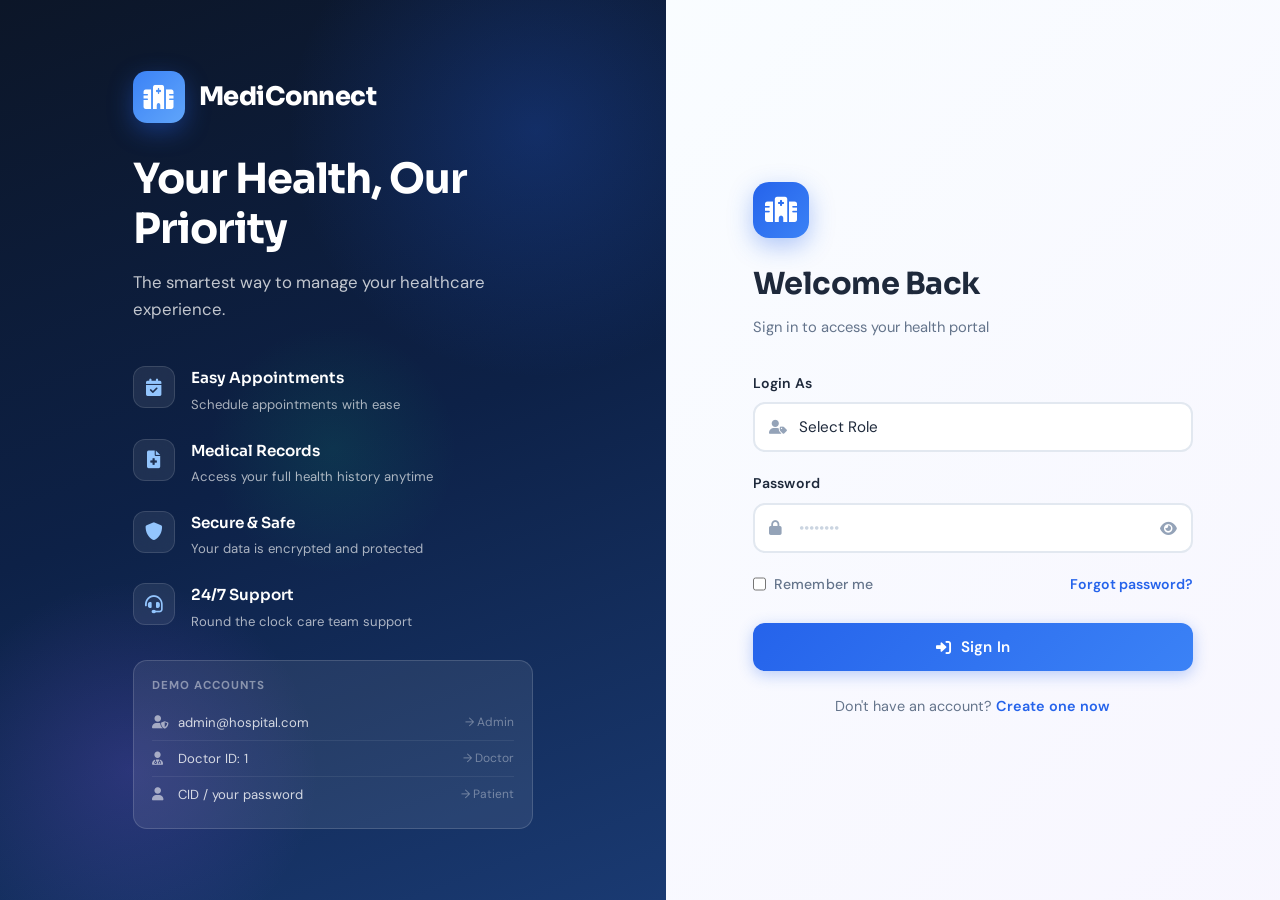
<file: views/index.html>
<!doctype html>
<html lang="en">
  <head>
    <meta charset="UTF-8" />
    <meta name="viewport" content="width=device-width, initial-scale=1.0" />
    <title>MediConnect | Patient Portal</title>
    <link
      rel="stylesheet"
      href="https://cdnjs.cloudflare.com/ajax/libs/font-awesome/6.0.0/css/all.min.css"
    />
    <link rel="stylesheet" href="css/base.css" />
    <link rel="stylesheet" href="css/dashboard.css" />
    <link rel="stylesheet" href="css/mobile.css" />
  </head>
  <body>
    <!-- ── TOP NAV (Desktop only) ── -->
    <nav class="top-nav">
      <div class="logo" onclick="window.location.href = 'index.html'">
        MediConnect
      </div>
      <ul class="desktop-nav-links">
        <li class="active" onclick="showPage('dashboard', this)">
          <i class="fas fa-th-large"></i> <span>Dashboard</span>
        </li>
        <li onclick="showPage('appointments', this)">
          <i class="fas fa-calendar-check"></i> <span>Appointments</span>
        </li>
        <li onclick="showPage('profile', this)">
          <i class="fas fa-user-circle"></i> <span>Profile</span>
        </li>
        <li onclick="confirmLogout()">
          <i class="fas fa-sign-out-alt"></i> <span>Logout</span>
        </li>
      </ul>
    </nav>

    <!-- ── MOBILE HEADER ── -->
    <header class="mobile-header">
      <div class="mobile-logo" onclick="window.location.href = 'index.html'">
        MediConnect
      </div>
      <span class="mobile-page-title" id="mobilePageTitle">Dashboard</span>
      <button
        class="header-logout-btn"
        onclick="confirmLogout()"
        title="Logout"
      >
        <i class="fas fa-sign-out-alt"></i>
      </button>
    </header>

    <!-- ── BOTTOM NAV (Mobile only) ── -->
    <nav class="bottom-nav">
      <ul>
        <li
          class="active"
          id="bnav-dashboard"
          onclick="showPage('dashboard', null, 'Home')"
        >
          <i class="fas fa-home"></i>
          Home
        </li>
        <li
          id="bnav-appointments"
          onclick="showPage('appointments', null, 'Appointments')"
        >
          <i class="fas fa-calendar-check"></i>
          Book
        </li>
        <li id="bnav-profile" onclick="showPage('profile', null, 'Profile')">
          <i class="fas fa-user-circle"></i>
          Profile
        </li>
      </ul>
    </nav>

    <!-- ── NAV HINT (first-time tooltip) ── -->
    <div class="nav-hint" id="navHint">
      <i class="fas fa-hand-point-down" style="margin-right: 6px"></i> Tap icons
      below to navigate
    </div>

    <!-- ── LOGOUT MODAL ── -->
    <div class="logout-overlay" id="logoutOverlay">
      <div class="logout-modal">
        <div class="modal-icon"><i class="fas fa-sign-out-alt"></i></div>
        <h3>Log Out?</h3>
        <p>You'll be signed out of your MediConnect account.</p>
        <div class="modal-actions">
          <button class="btn-cancel" onclick="closeLogout()">Cancel</button>
          <button class="btn-logout-confirm" onclick="doLogout()">
            Log Out
          </button>
        </div>
      </div>
    </div>

    <!-- ── MAIN CONTENT ── -->
    <main class="main-content">
      <!-- DASHBOARD -->
      <section id="dashboard" class="page-section active">
        <h1>Dashboard</h1>

        <!-- Desktop welcome -->
        <div class="welcome-section welcome-desktop">
          <h2>Welcome back!</h2>
          <p>
            <i class="fas fa-calendar-check"></i> Loading…
          </p>
          <p>
            <i class="fas fa-heart"></i> Your health is our priority. Keep up
            with your appointments!
          </p>
        </div>

        <!-- Mobile welcome (short) -->
        <div
          class="welcome-section welcome-mobile"
          style="padding: 20px 20px 20px 26px"
        >
          <h2 style="font-size: 1.3rem; margin-bottom: 6px">Hi</h2>
          <p style="font-size: 0.88rem; margin: 0">
            <i class="fas fa-calendar-check"></i> 2 appointments today
          </p>
        </div>

        <!-- Mobile quick actions -->
        <div class="quick-actions">
          <button
            class="quick-action-btn"
            onclick="showPage('appointments', null, 'Appointments')"
          >
            <i class="fas fa-plus-circle"></i>
            Book Appointment
          </button>
        </div>

        <div class="stats-grid">
          <div
            class="stat-card blue"
            onclick="showPage('appointments', null, 'Appointments')"
          >
            <div class="stat-icon"><i class="fas fa-calendar-check"></i></div>
            <div class="stat-content">
              <h4>2</h4>
              <p>Upcoming Appointments</p>
            </div>
          </div>
        </div>

        <div class="card">
          <h3>
            <i
              class="fas fa-history"
              style="color: var(--accent); margin-right: 8px"
            ></i
            >Recent Activity
          </h3>

          <!-- Desktop activity -->
          <div class="desktop-activity">
            <div class="activity-card">
              <strong>Appointment Confirmed</strong>
              <p
                style="
                  color: var(--text-muted);
                  font-size: 0.9rem;
                  margin: 5px 0 0 0;
                "
              >
                Dr. Karma Wangchuk · 2026-04-22 at 10:00 AM
              </p>
            </div>
            <div class="activity-card">
              <strong>Medical Record Updated</strong>
              <p
                style="
                  color: var(--text-muted);
                  font-size: 0.9rem;
                  margin: 5px 0 0 0;
                "
              >
                Latest diagnosis added to your records
              </p>
            </div>
            <div class="activity-card">
              <strong>Prescription Issued</strong>
              <p
                style="
                  color: var(--text-muted);
                  font-size: 0.9rem;
                  margin: 5px 0 0 0;
                "
              >
                Paracetamol 500mg · Valid until 2026-05-22
              </p>
            </div>
          </div>

          <!-- Mobile activity (compact pills) -->
          <div class="mobile-activity" style="display: none">
            <div class="activity-pill">
              <div class="pill-icon blue">
                <i class="fas fa-calendar-check"></i>
              </div>
              <div class="pill-text">
                <strong>Appointment Confirmed</strong>
                <span>Dr. Karma · Apr 22, 10:00 AM</span>
              </div>
            </div>
            <div class="activity-pill">
              <div class="pill-icon green">
                <i class="fas fa-file-medical"></i>
              </div>
              <div class="pill-text">
                <strong>Record Updated</strong>
                <span>New diagnosis added</span>
              </div>
            </div>
            <div class="activity-pill">
              <div class="pill-icon orange">
                <i class="fas fa-prescription-bottle-alt"></i>
              </div>
              <div class="pill-text">
                <strong>Prescription Issued</strong>
                <span>Paracetamol 500mg</span>
              </div>
            </div>
          </div>
        </div>
      </section>

      <!-- APPOINTMENTS -->
      <section id="appointments" class="page-section">
        <h1>Appointments</h1>
        <div class="card">
          <h3>Book New Appointment</h3>
          <form id="appointmentForm" style="margin-top: 16px">
            <div class="form-grid">
              <div class="form-group">
                <label>Patient Name</label>
                <input
                  type="text"
                  id="patientName"
                  placeholder="Your name"
                  required
                />
              </div>
              <div class="form-group">
                <label>Date</label>
                <input type="date" id="appointmentDate" required />
              </div>
             <div class="form-group">
              <label>Time Slot</label>
              <select id="appointmentTime" required>
                <option value="">Select a time slot</option>
                <option value="09:00">9:00 – 9:15 AM</option>
                <option value="09:15">9:15 – 9:30 AM</option>
                <option value="09:30">9:30 – 9:45 AM</option>
                <option value="09:45">9:45 – 10:00 AM</option>
                <option value="10:00">10:00 – 10:15 AM</option>
                <option value="10:15">10:15 – 10:30 AM</option>
                <option value="10:30">10:30 – 10:45 AM</option>
                <option value="11:00">11:00 – 11:15 AM</option>
                <option value="11:30">11:30 – 11:45 AM</option>
                <option value="11:45">11:45 AM – 12:00 PM</option>
                <option value="12:00">12:00 – 12:15 PM</option>
                <option value="12:15">12:15 – 12:30 PM</option>
                <option value="12:30">12:30 – 12:45 PM</option>
                <option value="12:45">12:45 – 1:00 PM</option>
                <option value="14:00">2:00 – 2:15 PM</option>
                <option value="14:15">2:15 – 2:30 PM</option>
                <option value="14:30">2:30 – 2:45 PM</option>
                <option value="14:45">2:45 – 3:00 PM</option>
              </select>
            </div>
              <div class="form-group">
                <label>CID No.</label>
                <input
                  type="text"
                  id="cidNo"
                  placeholder="e.g. 11410001234"
                  required
                />
              </div>
              <div class="form-group">
                <label>Chamber</label>
                <select id="chamberNo" required>
                  <option value="">Select Chamber</option>
              </select>
            </div>
            </div>
            <button type="submit" class="btn-primary" style="margin-top: 20px">
              <i class="fas fa-plus" style="margin-right: 8px"></i>Book
              Appointment
            </button>
          </form>
        </div>

        <div class="card">
          <h3>Upcoming Schedule</h3>

          <!-- Desktop table -->
          <div class="desktop-table">
            <table>
              <thead>
                <tr>
                  <th>ID</th>
                  <th>Patient</th>
                  <th>Date</th>
                  <th>Time</th>
                  <th>CID No.</th>
                  <th>Status</th>
                  <th>Action</th>
                </tr>
              </thead>
              <tbody id="appointmentTableBody">
              </tbody>
            </table>
          </div>

          <!-- Mobile appointment cards -->
          <div
            class="mobile-appt-list"
            style="display: none"
            id="mobileApptList"
          >
            <div class="appt-card">
              <div class="appt-card-header">
                <strong>Dorji Wangchuk</strong>
                <span class="badge status-on">Scheduled</span>
              </div>
              <div class="appt-card-body">
                <div class="appt-info-item">
                  <span class="info-label">Date</span>
                  <span class="info-value">2026-04-22</span>
                </div>
                <div class="appt-info-item">
                  <span class="info-label">Time</span>
                  <span class="info-value">10:00 AM</span>
                </div>
                <div class="appt-info-item">
                  <span class="info-label">CID No.</span>
                  <span class="info-value">11410001234</span>
                </div>
                <div class="appt-info-item">
                  <span class="info-label">ID</span>
                  <span class="info-value">#8821</span>
                </div>
              </div>
              <button
                class="btn-small"
                style="width: 100%"
                onclick="cancelAppointment(8821)"
              >
                <i class="fas fa-times" style="margin-right: 6px"></i>Cancel
                Appointment
              </button>
            </div>
          </div>
        </div>
      </section>

      <!-- PROFILE -->
      <section id="profile" class="page-section">
        <h1>My Profile</h1>
        <div class="card">
          <form id="profileForm">
            <div class="form-grid">
              <div class="form-group">
                <label>Full Name</label>
                <input type="text" id="profileName" placeholder="Full name" />
              </div>
              <div class="form-group">
                <label>CID</label>
                <input type="text" id="profileCid" placeholder="CID" readonly />
              </div>
              <div class="form-group">
                <label>Dzongkhag</label>
                <input type="text" id="profileDzongkhag" placeholder="Dzongkhag" />
              </div>
              <div class="form-group">
                <label>Gewog</label>
                <input type="text" id="profileGewog" placeholder="Gewog" />
              </div>
              <div class="form-group">
                <label>Phone</label>
                <input type="text" id="profilePhone" placeholder="Phone" />
              </div>
              <div class="form-group">
                <label>Gender</label>
                <select id="profileGender">
                  <option value="">Select</option>
                  <option>Male</option>
                  <option>Female</option>
                  <option>Other</option>
                </select>
              </div>
              <div class="form-group">
                <label>Date of Birth</label>
                <input type="date" id="profileDob" />
              </div>
            </div>
            <br />
            <button type="submit" class="btn-primary">Save Changes</button>
          </form>
        </div>

        <div class="card" style="margin-top:24px">
          <h3>Change Password</h3>
          <form id="changePasswordForm" style="margin-top:16px">
            <div class="form-grid">
              <div class="form-group">
                <label>Current Password</label>
                <input type="password" id="currentPassword" placeholder="Current password" required />
              </div>
              <div class="form-group">
                <label>New Password</label>
                <input type="password" id="newPassword" placeholder="New password" required />
              </div>
              <div class="form-group">
                <label>Confirm New Password</label>
                <input type="password" id="confirmPassword" placeholder="Confirm new password" required />
              </div>
            </div>
            <br />
            <button type="submit" class="btn-primary">Change Password</button>
          </form>
        </div>
      </section>
    </main>

    <script src="js/mobile-nav.js?v=2"></script>
    <script src="js/main.js?v=2"></script>
  </body>
</html>
</file>
<file: views/css/base.css>
:root {
  --primary: #1d4ed8;
  --primary-hover: #1e3a8a;
  --primary-gradient: linear-gradient(135deg, #2563eb, #1e40af);
  --secondary: #475569;
  --bg-gradient: radial-gradient(
    circle at top left,
    #ffffff 0%,
    #f0f4f8 40%,
    #e2e8f0 100%
  );
  --white: #ffffff;
  --border: rgba(226, 232, 240, 0.6);
  --text-main: #0f172a;
  --text-muted: #64748b;
  --accent: #3b82f6;
  --shadow-sm: 0 2px 10px rgba(0, 0, 0, 0.02);
  --shadow-md: 0 8px 25px rgba(15, 23, 42, 0.06);
  --shadow-lg: 0 12px 35px rgba(37, 99, 235, 0.15);
  --glass-bg: rgba(255, 255, 255, 0.92);
  --glass-border: rgba(255, 255, 255, 0.6);
  --bottom-nav-h: 68px;
}

* {
  margin: 0;
  padding: 0;
  box-sizing: border-box;
  font-family:
    "Outfit",
    "Inter",
    -apple-system,
    BlinkMacSystemFont,
    "Segoe UI",
    Roboto,
    sans-serif;
}

body {
  background: var(--bg-gradient);
  background-attachment: fixed;
  color: var(--text-main);
  min-height: 100vh;
  line-height: 1.6;
}

/* ── TOP NAVBAR (desktop) ── */
.top-nav {
  width: 100%;
  background: var(--glass-bg);
  backdrop-filter: blur(16px);
  -webkit-backdrop-filter: blur(16px);
  position: fixed;
  top: 0;
  left: 0;
  right: 0;
  height: 70px;
  display: flex;
  align-items: center;
  justify-content: space-between;
  border-bottom: 1px solid var(--glass-border);
  box-shadow: var(--shadow-sm);
  z-index: 1000;
}

.logo {
  font-size: 1.4rem;
  font-weight: 800;
  background: var(--primary-gradient);
  -webkit-background-clip: text;
  -webkit-text-fill-color: transparent;
  padding: 0 32px;
  white-space: nowrap;
  letter-spacing: -0.5px;
  cursor: pointer;
}

.desktop-nav-links {
  list-style: none;
  display: flex;
  height: 100%;
  margin: 0 32px 0 auto;
  padding: 0;
  gap: 8px;
  align-items: center;
}

.desktop-nav-links li,
.desktop-nav-links a.nav-link {
  padding: 8px 16px;
  border-radius: 8px;
  cursor: pointer;
  color: var(--text-muted);
  display: flex;
  align-items: center;
  gap: 8px;
  font-size: 0.95rem;
  font-weight: 600;
  text-decoration: none;
}

.desktop-nav-links li:hover,
.desktop-nav-links a.nav-link:hover {
  background: rgba(37, 99, 235, 0.05);
  color: var(--primary);
}

.desktop-nav-links li.active,
.desktop-nav-links a.nav-link.active {
  background: var(--primary-gradient);
  color: var(--white);
  box-shadow: 0 4px 12px rgba(37, 99, 235, 0.2);
}

/* ── MAIN CONTENT ── */
.main-content {
  flex: 1;
  padding: 48px;
  margin-top: 70px;
  max-width: 1100px;
  margin-left: auto;
  margin-right: auto;
  width: 100%;
}

.page-section {
  display: none;
}
.page-section.active {
  display: block;
}

/* ── CARDS ── */
.card {
  background: var(--glass-bg);
  backdrop-filter: blur(20px);
  padding: 32px;
  border-radius: 16px;
  margin-bottom: 32px;
  border: 1px solid var(--white);
  box-shadow: var(--shadow-md);
}

h1 {
  margin-bottom: 28px;
  color: var(--text-main);
  font-weight: 800;
  font-size: 2rem;
  letter-spacing: -0.5px;
}

h2,
h3,
h4 {
  color: var(--text-main);
  font-weight: 700;
}

h3 {
  font-size: 1.35rem;
  margin-bottom: 20px;
}

/* ── BUTTONS ── */
.btn-primary {
  background: var(--primary-gradient);
  color: var(--white);
  border: none;
  padding: 12px 28px;
  border-radius: 10px;
  cursor: pointer;
  font-weight: 600;
  font-size: 1rem;
  box-shadow: 0 4px 15px rgba(37, 99, 235, 0.2);
}

.btn-primary:hover {
  background: var(--primary-hover);
  box-shadow: 0 6px 20px rgba(37, 99, 235, 0.3);
}

.btn-small {
  background: #f1f5f9;
  color: var(--text-main);
  border: 1px solid var(--border);
  padding: 8px 16px;
  border-radius: 8px;
  cursor: pointer;
  font-size: 0.85rem;
  font-weight: 600;
}

.btn-small:hover {
  background: #e2e8f0;
  border-color: #cbd5e1;
}

/* ── FORMS ── */
select,
input {
  width: 100%;
  padding: 12px 16px;
  border: 2px solid #e2e8f0;
  border-radius: 10px;
  font-size: 0.95rem;
  color: var(--text-main);
  background: #f8fafc;
}

select:focus,
input:focus {
  outline: none;
  border-color: var(--accent);
  background: var(--white);
  box-shadow: 0 0 0 4px rgba(59, 130, 246, 0.1);
}

.form-grid {
  display: grid;
  grid-template-columns: 1fr 1fr;
  gap: 24px;
}

.form-group {
  display: flex;
  flex-direction: column;
  gap: 8px;
}

.form-group label {
  font-size: 0.9rem;
  color: var(--text-main);
  font-weight: 600;
}

/* ── TABLES ── */
table {
  width: 100%;
  border-collapse: collapse;
  margin-top: 12px;
}

th,
td {
  text-align: left;
  padding: 16px;
  border-bottom: 1px solid var(--border);
  font-size: 0.95rem;
}

th {
  font-weight: 600;
  color: var(--text-muted);
  background: rgba(241, 245, 249, 0.5);
  text-transform: uppercase;
  font-size: 0.8rem;
  letter-spacing: 0.5px;
}

th:first-child {
  border-top-left-radius: 8px;
}
th:last-child {
  border-top-right-radius: 8px;
}
tbody tr:hover {
  background-color: rgba(248, 250, 252, 0.8);
}

/* ── BADGES ── */
.badge {
  padding: 6px 14px;
  border-radius: 9999px;
  font-size: 0.8rem;
  font-weight: 600;
  display: inline-block;
}

.status-on {
  background: #dbeafe;
  color: #1e40af;
  border: 1px solid #bfdbfe;
}
.status-off {
  background: #f1f5f9;
  color: #475569;
  border: 1px solid #e2e8f0;
}

/* ── DASHBOARD ── */
.stats-grid {
  display: grid;
  grid-template-columns: repeat(auto-fit, minmax(260px, 1fr));
  gap: 24px;
  margin-bottom: 32px;
}

.stat-card {
  background: var(--white);
  padding: 32px;
  border-radius: 16px;
  border: 1px solid var(--white);
  display: flex;
  align-items: center;
  gap: 24px;
  cursor: pointer;
  box-shadow: var(--shadow-md);
}

.stat-card.blue {
  background: var(--primary-gradient);
  color: var(--white);
}
.stat-card.blue .stat-icon {
  background: rgba(255, 255, 255, 0.2);
  color: var(--white);
}
.stat-card.blue .stat-content h4,
.stat-card.blue .stat-content p {
  color: var(--white);
}
.stat-card.green {
  background: linear-gradient(135deg, #ffffff, #f0f9ff);
}

.stat-card .stat-icon {
  font-size: 2rem;
  color: var(--primary);
  width: 64px;
  height: 64px;
  display: flex;
  align-items: center;
  justify-content: center;
  background: #eff6ff;
  border-radius: 12px;
}

.stat-content h4 {
  font-size: 2rem;
  margin: 0 0 4px 0;
  color: var(--text-main);
  font-weight: 800;
}
.stat-content p {
  margin: 0;
  color: var(--text-muted);
  font-size: 1rem;
  font-weight: 500;
}

.welcome-section {
  background: var(--white);
  padding: 40px;
  border-radius: 16px;
  margin-bottom: 32px;
  border: 1px solid var(--white);
  position: relative;
  overflow: hidden;
  box-shadow: var(--shadow-md);
}

.welcome-section::before {
  content: "";
  position: absolute;
  top: 0;
  left: 0;
  bottom: 0;
  width: 6px;
  background: var(--primary-gradient);
}

.welcome-section h2 {
  margin: 0 0 16px 0;
  font-size: 1.8rem;
}
.welcome-section p {
  margin: 8px 0;
  color: var(--text-muted);
  font-size: 1rem;
  font-weight: 500;
}
.welcome-section i {
  width: 24px;
  color: var(--accent);
}

.activity-card {
  padding: 20px 0;
  border-bottom: 1px solid var(--border);
}
.activity-card:last-child {
  border-bottom: none;
  padding-bottom: 0;
}
.activity-card strong {
  color: var(--text-main);
  font-weight: 600;
  display: block;
  margin-bottom: 6px;
  font-size: 1.05rem;
}

/* ── LOGOUT MODAL ── */
.logout-overlay {
  display: none;
  position: fixed;
  inset: 0;
  background: rgba(15, 23, 42, 0.6);
  backdrop-filter: blur(4px);
  z-index: 3000;
  align-items: center;
  justify-content: center;
}

.logout-overlay.active {
  display: flex;
}

.logout-modal {
  background: var(--white);
  border-radius: 16px;
  padding: 40px;
  max-width: 420px;
  width: 90%;
  box-shadow: var(--shadow-lg);
  text-align: center;
}

.logout-modal .modal-icon {
  font-size: 2.5rem;
  color: var(--accent);
  background: #eff6ff;
  width: 80px;
  height: 80px;
  line-height: 80px;
  border-radius: 50%;
  margin: 0 auto 20px;
}

.logout-modal h3 {
  font-size: 1.5rem;
  margin-bottom: 12px;
  font-weight: 700;
}
.logout-modal p {
  color: var(--text-muted);
  font-size: 1rem;
  margin-bottom: 32px;
}

.modal-actions {
  display: flex;
  gap: 16px;
  justify-content: center;
}

.btn-cancel,
.btn-logout-confirm {
  padding: 12px 24px;
  border-radius: 10px;
  font-size: 1rem;
  font-weight: 600;
  cursor: pointer;
}

.btn-cancel {
  border: 1px solid var(--border);
  background: #f8fafc;
  color: var(--text-main);
}
.btn-cancel:hover {
  background: #f1f5f9;
}
.btn-logout-confirm {
  border: none;
  background: var(--primary-gradient);
  color: var(--white);
}
.btn-logout-confirm:hover {
  background: var(--primary-hover);
}

/* ── BOTTOM NAV (mobile only) ── */
.bottom-nav {
  display: none;
  position: fixed;
  bottom: 0;
  left: 0;
  right: 0;
  height: var(--bottom-nav-h);
  background: var(--glass-bg);
  backdrop-filter: blur(20px);
  -webkit-backdrop-filter: blur(20px);
  border-top: 1px solid var(--glass-border);
  box-shadow: 0 -4px 20px rgba(15, 23, 42, 0.08);
  z-index: 1000;
  padding-bottom: env(safe-area-inset-bottom);
}

.bottom-nav ul {
  list-style: none;
  display: flex;
  height: 100%;
  align-items: stretch;
  margin: 0;
  padding: 0;
}

.bottom-nav ul li {
  flex: 1;
  display: flex;
  flex-direction: column;
  align-items: center;
  justify-content: center;
  gap: 4px;
  cursor: pointer;
  padding: 8px 4px;
  color: var(--text-muted);
  font-size: 0.65rem;
  font-weight: 600;
  text-transform: uppercase;
  letter-spacing: 0.3px;
  border: none;
  background: none;
  transition: color 0.2s;
  -webkit-tap-highlight-color: transparent;
  position: relative;
}

.bottom-nav ul li i {
  font-size: 1.35rem;
  transition:
    transform 0.2s,
    color 0.2s;
}

.bottom-nav ul li.active {
  color: var(--primary);
}
.bottom-nav ul li.active i {
  transform: scale(1.15);
}

.bottom-nav ul li.active::before {
  content: "";
  position: absolute;
  top: 0;
  left: 50%;
  transform: translateX(-50%);
  width: 32px;
  height: 3px;
  border-radius: 0 0 4px 4px;
  background: var(--primary-gradient);
}

.bottom-nav ul li:not(.active):active {
  background: rgba(37, 99, 235, 0.06);
  border-radius: 10px;
}

/* ── MOBILE HEADER ── */
.mobile-header {
  display: none;
  position: fixed;
  top: 0;
  left: 0;
  right: 0;
  height: 60px;
  background: var(--glass-bg);
  backdrop-filter: blur(16px);
  border-bottom: 1px solid var(--glass-border);
  align-items: center;
  justify-content: space-between;
  padding: 0 20px;
  z-index: 1000;
  box-shadow: var(--shadow-sm);
}

.mobile-header .mobile-logo {
  font-size: 1.2rem;
  font-weight: 800;
  background: var(--primary-gradient);
  -webkit-background-clip: text;
  -webkit-text-fill-color: transparent;
  letter-spacing: -0.5px;
  cursor: pointer;
}

.mobile-header .mobile-page-title {
  font-size: 1rem;
  font-weight: 700;
  color: var(--text-main);
}

.mobile-header .header-logout-btn {
  background: none;
  border: none;
  cursor: pointer;
  color: var(--text-muted);
  font-size: 1.1rem;
  padding: 8px;
  border-radius: 8px;
}

.mobile-header .header-logout-btn:active {
  background: rgba(239, 68, 68, 0.08);
  color: #dc2626;
}

/* ── WELCOME VARIANTS ── */
.welcome-mobile {
  display: none;
}
.welcome-desktop {
  display: block;
}

/* ── ACTIVITY PILLS ── */
.activity-pill {
  display: flex;
  align-items: flex-start;
  gap: 14px;
  padding: 16px 0;
  border-bottom: 1px solid var(--border);
}

.activity-pill:last-child {
  border-bottom: none;
  padding-bottom: 0;
}

.activity-pill .pill-icon {
  width: 40px;
  height: 40px;
  border-radius: 10px;
  flex-shrink: 0;
  display: flex;
  align-items: center;
  justify-content: center;
  font-size: 1rem;
}

.pill-icon.blue {
  background: #dbeafe;
  color: #1d4ed8;
}
.pill-icon.green {
  background: #dcfce7;
  color: #16a34a;
}
.pill-icon.orange {
  background: #ffedd5;
  color: #ea580c;
}

.activity-pill .pill-text strong {
  font-size: 0.95rem;
  font-weight: 600;
  display: block;
  margin-bottom: 2px;
}

.activity-pill .pill-text span {
  font-size: 0.82rem;
  color: var(--text-muted);
}

/* ── MOBILE APPOINTMENT CARDS ── */
.appt-card {
  background: #f8fafc;
  border: 1px solid var(--border);
  border-radius: 12px;
  padding: 16px;
  margin-bottom: 12px;
}

.appt-card-header {
  display: flex;
  justify-content: space-between;
  align-items: center;
  margin-bottom: 10px;
}

.appt-card-header strong {
  font-size: 0.95rem;
  font-weight: 700;
}

.appt-card-body {
  display: grid;
  grid-template-columns: 1fr 1fr;
  gap: 8px;
  margin-bottom: 12px;
}

.appt-info-item {
  display: flex;
  flex-direction: column;
  gap: 2px;
}

.appt-info-item .info-label {
  font-size: 0.7rem;
  color: var(--text-muted);
  text-transform: uppercase;
  letter-spacing: 0.5px;
  font-weight: 600;
}

.appt-info-item .info-value {
  font-size: 0.88rem;
  font-weight: 600;
  color: var(--text-main);
}

/* ── NAV HINT TOOLTIP ── */
.nav-hint {
  display: none;
  position: fixed;
  bottom: calc(var(--bottom-nav-h) + 12px);
  left: 50%;
  transform: translateX(-50%);
  background: #0f172a;
  color: white;
  padding: 10px 18px;
  border-radius: 10px;
  font-size: 0.82rem;
  font-weight: 500;
  white-space: nowrap;
  z-index: 2000;
  box-shadow: 0 4px 20px rgba(0, 0, 0, 0.25);
  animation: hintFadeIn 0.4s ease;
  pointer-events: none;
}

.nav-hint::after {
  content: "";
  position: absolute;
  top: 100%;
  left: 50%;
  transform: translateX(-50%);
  border: 6px solid transparent;
  border-top-color: #0f172a;
}

@keyframes hintFadeIn {
  from {
    opacity: 0;
    transform: translateX(-50%) translateY(8px);
  }
  to {
    opacity: 1;
    transform: translateX(-50%) translateY(0);
  }
}

/* ── QUICK ACTIONS ── */
.quick-actions {
  display: none;
  grid-template-columns: repeat(2, 1fr);
  gap: 12px;
  margin-bottom: 20px;
}

.quick-action-btn {
  background: var(--white);
  border: 1px solid var(--border);
  border-radius: 14px;
  padding: 18px 12px;
  display: flex;
  flex-direction: column;
  align-items: center;
  gap: 8px;
  cursor: pointer;
  box-shadow: var(--shadow-sm);
  font-size: 0.8rem;
  font-weight: 700;
  color: var(--text-main);
  -webkit-tap-highlight-color: transparent;
  transition:
    background 0.15s,
    border-color 0.15s;
}

.quick-action-btn i {
  font-size: 1.4rem;
  color: var(--primary);
}
.quick-action-btn:active {
  background: #eff6ff;
  border-color: #bfdbfe;
}

/* ── RESPONSIVE ── */
@media (max-width: 950px) {
  .form-grid {
    grid-template-columns: 1fr;
  }
}

@media (max-width: 750px) {
  .top-nav {
    display: none;
  }
  .mobile-header {
    display: flex;
  }
  .bottom-nav {
    display: block;
  }

  .main-content {
    padding: 16px 16px calc(var(--bottom-nav-h) + 16px);
    margin-top: 60px;
    max-width: 100%;
  }

  h1 {
    font-size: 1.4rem;
    margin-bottom: 16px;
  }
  h3 {
    font-size: 1.1rem;
    margin-bottom: 14px;
  }

  .card {
    padding: 18px 16px;
    border-radius: 12px;
  }

  .stats-grid {
    grid-template-columns: 1fr;
    gap: 12px;
    margin-bottom: 20px;
  }
  .stat-card {
    padding: 18px 14px;
    gap: 12px;
    border-radius: 14px;
  }
  .stat-card .stat-icon {
    width: 44px;
    height: 44px;
    font-size: 1.2rem;
    border-radius: 10px;
  }
  .stat-content h4 {
    font-size: 1.5rem;
  }
  .stat-content p {
    font-size: 0.78rem;
  }

  .welcome-desktop {
    display: none;
  }
  .welcome-mobile {
    display: block;
  }

  .quick-actions {
    display: grid;
  }

  .desktop-table {
    display: none;
  }
  .mobile-appt-list {
    display: block;
  }

  .desktop-activity {
    display: none;
  }
  .mobile-activity {
    display: block;
  }

  select,
  input {
    padding: 14px 16px;
    font-size: 1rem;
  }
  .btn-primary {
    width: 100%;
    padding: 14px;
    text-align: center;
    font-size: 1rem;
  }

  .form-grid {
    gap: 16px;
  }

  .logout-modal {
    padding: 28px 20px;
  }
  .logout-modal h3 {
    font-size: 1.2rem;
  }
  .logout-modal .modal-icon {
    width: 60px;
    height: 60px;
    line-height: 60px;
    font-size: 1.8rem;
  }
}
</file>
<file: views/css/dashboard.css>
/* Dashboard Specific Styles */
.stat-card {
  background: var(--white);
  padding: 32px;
  border-radius: 16px;
  border: 1px solid var(--white);
  display: flex;
  align-items: center;
  gap: 24px;
  cursor: pointer;
  box-shadow: var(--shadow-md);
  text-decoration: none;
}

.stat-card.blue {
  background: var(--primary-gradient);
  color: var(--white);
}

.stat-card.blue:hover {
  background: linear-gradient(135deg, #1e40af, #1e3a8a);
}

.stat-card.blue .stat-icon {
  background: rgba(255, 255, 255, 0.2);
  color: var(--white);
}

.stat-card.blue .stat-content h4,
.stat-card.blue .stat-content p {
  color: var(--white);
}

.stat-card.green {
  background: linear-gradient(135deg, #ffffff, #f0f9ff);
}

.stat-card.green:hover {
  border-color: #bae6fd;
}

.stat-card .stat-icon { 
  font-size: 2rem; 
  color: var(--primary);
  width: 64px;
  height: 64px;
  display: flex;
  align-items: center;
  justify-content: center;
  background: #eff6ff; 
  border-radius: 12px;
}

.stat-content h4 { 
  font-size: 2rem; 
  margin: 0 0 4px 0; 
  color: var(--text-main);
  font-weight: 800;
}

.stat-content p { 
  margin: 0; 
  color: var(--text-muted); 
  font-size: 1rem; 
  font-weight: 500;
}

.welcome-section {
  background: var(--white);
  padding: 40px;
  border-radius: 16px;
  margin-bottom: 32px;
  border: 1px solid var(--white);
  position: relative;
  overflow: hidden;
  box-shadow: var(--shadow-md);
}

.welcome-section::before {
  content: '';
  position: absolute;
  top: 0; left: 0; bottom: 0;
  width: 6px;
  background: var(--primary-gradient);
}

.welcome-section h2 {
  margin: 0 0 16px 0;
  font-size: 1.8rem;
}

.welcome-section p {
  margin: 8px 0;
  color: var(--text-muted);
  font-size: 1rem;
  font-weight: 500;
}

.welcome-section i {
  width: 24px;
  color: var(--accent);
}

.activity-card {
  padding: 20px 0;
  border-bottom: 1px solid var(--border);
}

.activity-card:last-child {
  border-bottom: none;
  padding-bottom: 0;
}

.activity-card strong { 
  color: var(--text-main); 
  font-weight: 600; 
  display: block;
  margin-bottom: 6px;
  font-size: 1.05rem;
}

@media (max-width: 750px) {
  .welcome-section { padding: 24px; }
}
</file>
<file: views/css/mobile.css>
/* ── MOBILE ENHANCEMENTS ── */
/* Injected into all pages for consistent mobile UX */

:root {
  --bottom-nav-h: 68px;
}

/* ── MOBILE HEADER ── */
.mobile-header {
  display: none;
  position: fixed;
  top: 0;
  left: 0;
  right: 0;
  height: 60px;
  background: var(--glass-bg);
  backdrop-filter: blur(16px);
  -webkit-backdrop-filter: blur(16px);
  border-bottom: 1px solid var(--glass-border);
  align-items: center;
  justify-content: space-between;
  padding: 0 20px;
  z-index: 1001;
  box-shadow: var(--shadow-sm);
}
.mobile-header .mobile-logo {
  font-size: 1.2rem;
  font-weight: 800;
  background: var(--primary-gradient);
  -webkit-background-clip: text;
  -webkit-text-fill-color: transparent;
  letter-spacing: -0.5px;
  cursor: pointer;
}
.mobile-header .mobile-page-title {
  font-size: 1rem;
  font-weight: 700;
  color: var(--text-main);
}
.mobile-header .header-logout-btn {
  background: none;
  border: none;
  cursor: pointer;
  color: var(--text-muted);
  font-size: 1.1rem;
  padding: 8px;
  border-radius: 8px;
  -webkit-tap-highlight-color: transparent;
}
.mobile-header .header-logout-btn:active {
  background: rgba(239, 68, 68, 0.08);
  color: #dc2626;
}

/* ── BOTTOM NAV ── */
.bottom-nav {
  display: none;
  position: fixed;
  bottom: 0;
  left: 0;
  right: 0;
  height: var(--bottom-nav-h);
  background: var(--glass-bg);
  backdrop-filter: blur(20px);
  -webkit-backdrop-filter: blur(20px);
  border-top: 1px solid var(--glass-border);
  box-shadow: 0 -4px 20px rgba(15, 23, 42, 0.08);
  z-index: 1000;
  padding-bottom: env(safe-area-inset-bottom);
}
.bottom-nav ul {
  list-style: none;
  display: flex;
  height: 100%;
  align-items: stretch;
  margin: 0;
  padding: 0;
}
.bottom-nav ul li {
  flex: 1;
  display: flex;
  flex-direction: column;
  align-items: center;
  justify-content: center;
  gap: 4px;
  cursor: pointer;
  padding: 8px 4px;
  color: var(--text-muted);
  font-size: 0.65rem;
  font-weight: 600;
  text-transform: uppercase;
  letter-spacing: 0.3px;
  border: none;
  background: none;
  -webkit-tap-highlight-color: transparent;
  position: relative;
  text-decoration: none;
}
.bottom-nav ul li i {
  font-size: 1.35rem;
  transition:
    transform 0.2s,
    color 0.2s;
}
.bottom-nav ul li.active {
  color: var(--primary);
}
.bottom-nav ul li.active i {
  transform: scale(1.15);
}
.bottom-nav ul li.active::before {
  content: "";
  position: absolute;
  top: 0;
  left: 50%;
  transform: translateX(-50%);
  width: 32px;
  height: 3px;
  border-radius: 0 0 4px 4px;
  background: var(--primary-gradient);
}
.bottom-nav ul li:not(.active):active {
  background: rgba(37, 99, 235, 0.06);
  border-radius: 10px;
}

/* ── MOBILE APPOINTMENT CARDS ── */
.appt-card {
  background: #f8fafc;
  border: 1px solid var(--border);
  border-radius: 12px;
  padding: 16px;
  margin-bottom: 12px;
}
.appt-card-header {
  display: flex;
  justify-content: space-between;
  align-items: center;
  margin-bottom: 10px;
}
.appt-card-header strong {
  font-size: 0.95rem;
  font-weight: 700;
}
.appt-card-body {
  display: grid;
  grid-template-columns: 1fr 1fr;
  gap: 8px;
  margin-bottom: 12px;
}
.appt-info-item {
  display: flex;
  flex-direction: column;
  gap: 2px;
}
.appt-info-item .info-label {
  font-size: 0.7rem;
  color: var(--text-muted);
  text-transform: uppercase;
  letter-spacing: 0.5px;
  font-weight: 600;
}
.appt-info-item .info-value {
  font-size: 0.88rem;
  font-weight: 600;
  color: var(--text-main);
}

/* ── MOBILE QUICK ACTIONS ── */
.quick-actions {
  display: none;
  grid-template-columns: repeat(2, 1fr);
  gap: 12px;
  margin-bottom: 20px;
}
.quick-action-btn {
  background: var(--white);
  border: 1px solid var(--border);
  border-radius: 14px;
  padding: 18px 12px;
  display: flex;
  flex-direction: column;
  align-items: center;
  gap: 8px;
  cursor: pointer;
  box-shadow: var(--shadow-sm);
  font-size: 0.8rem;
  font-weight: 700;
  color: var(--text-main);
  -webkit-tap-highlight-color: transparent;
}
.quick-action-btn i {
  font-size: 1.4rem;
  color: var(--primary);
}
.quick-action-btn:active {
  background: #eff6ff;
  border-color: #bfdbfe;
}

/* ── NAV HINT TOOLTIP ── */
.nav-hint {
  display: none;
  position: fixed;
  bottom: calc(var(--bottom-nav-h) + 12px);
  left: 50%;
  transform: translateX(-50%);
  background: #0f172a;
  color: white;
  padding: 10px 18px;
  border-radius: 10px;
  font-size: 0.82rem;
  font-weight: 500;
  white-space: nowrap;
  z-index: 2000;
  box-shadow: 0 4px 20px rgba(0, 0, 0, 0.25);
  animation: hintFadeIn 0.4s ease;
  pointer-events: none;
}
.nav-hint::after {
  content: "";
  position: absolute;
  top: 100%;
  left: 50%;
  transform: translateX(-50%);
  border: 6px solid transparent;
  border-top-color: #0f172a;
}
@keyframes hintFadeIn {
  from {
    opacity: 0;
    transform: translateX(-50%) translateY(8px);
  }
  to {
    opacity: 1;
    transform: translateX(-50%) translateY(0);
  }
}

/* ── RESPONSIVE BREAKPOINT ── */
@media (max-width: 750px) {
  .sidebar {
    display: none !important;
  }
  .mobile-header {
    display: flex;
  }
  .bottom-nav {
    display: block;
  }

  .main-content {
    padding: 16px 16px calc(var(--bottom-nav-h) + 16px) !important;
    margin-top: 60px !important;
    max-width: 100% !important;
  }

  h1 {
    font-size: 1.4rem !important;
    margin-bottom: 16px !important;
  }
  h3 {
    font-size: 1.1rem !important;
    margin-bottom: 14px !important;
  }
  .card {
    padding: 18px 16px !important;
    border-radius: 12px !important;
  }

  .desktop-table {
    display: none !important;
  }
  .mobile-appt-list {
    display: block !important;
  }

  select,
  input {
    padding: 14px 16px;
    font-size: 1rem;
  }
  .btn-primary {
    width: 100%;
    padding: 14px;
    text-align: center;
    font-size: 1rem;
  }

  .quick-actions {
    display: grid;
  }

  .logout-modal {
    padding: 28px 20px;
  }
  .logout-modal h3 {
    font-size: 1.2rem;
  }
  .logout-modal .modal-icon {
    width: 60px;
    height: 60px;
    line-height: 60px;
    font-size: 1.8rem;
  }
}
</file>
<file: views/css/appointments.css>
/* Appointments Specific Styles */
table {
  width: 100%;
  border-collapse: collapse;
  margin-top: 12px;
}

th, td {
  text-align: left;
  padding: 16px;
  border-bottom: 1px solid var(--border);
  font-size: 0.95rem;
}

th {
  font-weight: 600;
  color: var(--text-muted);
  background: rgba(241, 245, 249, 0.5);
  text-transform: uppercase;
  font-size: 0.8rem;
  letter-spacing: 0.5px;
}

th:first-child { border-top-left-radius: 8px; }
th:last-child { border-top-right-radius: 8px; }

tbody tr:hover {
  background-color: rgba(248, 250, 252, 0.8);
}

@media (max-width: 750px) {
  table, thead, tbody, th, td, tr {
    display: block;
  }

  thead tr {
    display: none;
  }

  tbody tr {
    background: var(--white);
    border: 1px solid var(--border);
    border-radius: 16px;
    margin-bottom: 20px;
    padding: 0;
    box-shadow: 0 2px 12px rgba(0,0,0,0.04);
    overflow: hidden;
  }

  tbody tr:hover {
    background-color: var(--white);
    box-shadow: 0 6px 20px rgba(37, 99, 235, 0.08);
  }

  td {
    border: none;
    border-bottom: 1px solid rgba(0,0,0,0.06);
    position: relative;
    padding: 14px 16px 14px 44%;
    text-align: right;
    display: flex;
    justify-content: flex-end;
    align-items: center;
    min-height: 52px;
    font-size: 0.95rem;
    color: var(--text-dark, #1e293b);
  }

  td:last-child {
    border-bottom: none;
    padding: 12px 16px;
    justify-content: flex-end;
  }

  /* Hide the "Action" label on the button row */
  td:last-child::before {
    display: none;
  }

  td::before {
    content: attr(data-label);
    position: absolute;
    left: 16px;
    width: 38%;
    white-space: nowrap;
    text-align: left;
    font-weight: 700;
    color: var(--text-muted);
    font-size: 0.78rem;
    text-transform: uppercase;
    letter-spacing: 0.6px;
  }

  /* Cancel button full-width on mobile */
  td:last-child .btn-small {
    width: 100%;
    justify-content: center;
  }
}
</file>
<file: views/css/chambers.css>
/* Chambers Specific Styles */
.chamber-grid {
  display: grid;
  grid-template-columns: repeat(auto-fill, minmax(280px, 1fr));
  gap: 24px;
}

.chamber-grid .card {
  margin-bottom: 0;
}
</file>
<file: views/css/login.css>
:root {
  --primary: #2563eb;
  --primary-dark: #1e40af;
  --primary-light: #3b82f6;
  --secondary: #64748b;
  --success: #10b981;
  --danger: #ef4444;
  --warning: #f59e0b;
  --info: #8b5cf6;
  --bg: #f0f9ff;
  --bg-dark: #0c1628;
  --white: #ffffff;
  --border: #e2e8f0;
  --text-dark: #1e293b;
  --shadow-sm: 0 1px 2px rgba(0, 0, 0, 0.05);
  --shadow-md: 0 4px 12px rgba(0, 0, 0, 0.1);
  --shadow-lg: 0 20px 40px rgba(0, 0, 0, 0.15);
}

*,
*::before,
*::after {
  margin: 0;
  padding: 0;
  box-sizing: border-box;
}

body {
  font-family: "DM Sans", sans-serif;
  background: #f0f7ff;
  min-height: 100vh;
  color: var(--text-dark);
  line-height: 1.6;
  overflow-x: hidden;
}

/* ─── PAGE SECTIONS ─── */
.page-section {
  display: none;
  opacity: 0;
}

.page-section.active {
  display: block;
  opacity: 1;
}

/* ─── AUTH LAYOUT ─── */
.auth-container {
  display: flex;
  min-height: 100vh;
}

/* LEFT PANEL */
.auth-left {
  flex: 1.1;
  background: linear-gradient(
    160deg,
    var(--bg-dark) 0%,
    #0d2147 50%,
    #1a3a72 100%
  );
  color: white;
  display: flex;
  flex-direction: column;
  justify-content: center;
  align-items: center;
  padding: 60px 50px;
  position: relative;
  overflow: hidden;
}

/* Animated background orbs */
.auth-left::before,
.auth-left::after {
  content: "";
  position: absolute;
  border-radius: 50%;
  animation: float 8s ease-in-out infinite;
}

.auth-left::before {
  width: 500px;
  height: 500px;
  background: radial-gradient(
    circle,
    rgba(37, 99, 235, 0.25) 0%,
    transparent 70%
  );
  top: -120px;
  right: -120px;
  animation-delay: 0s;
}

.auth-left::after {
  width: 380px;
  height: 380px;
  background: radial-gradient(
    circle,
    rgba(139, 92, 246, 0.2) 0%,
    transparent 70%
  );
  bottom: -60px;
  left: -60px;
  animation-delay: -4s;
}

.orb-mid {
  position: absolute;
  width: 250px;
  height: 250px;
  background: radial-gradient(
    circle,
    rgba(16, 185, 129, 0.12) 0%,
    transparent 70%
  );
  border-radius: 50%;
  top: 50%;
  left: 50%;
  transform: translate(-50%, -50%);
  animation: float 8s ease-in-out infinite;
  animation-delay: -2s;
}

@keyframes float {
  0%,
  100% {
    transform: translateY(0) scale(1);
  }
  50% {
    transform: translateY(-20px) scale(1.05);
  }
}

.auth-left-content {
  position: relative;
  z-index: 1;
  max-width: 400px;
  width: 100%;
}

.brand-mark {
  display: flex;
  align-items: center;
  gap: 14px;
  margin-bottom: 32px;
}

.brand-icon {
  width: 52px;
  height: 52px;
  background: linear-gradient(135deg, var(--primary-light), #60a5fa);
  border-radius: 14px;
  display: flex;
  align-items: center;
  justify-content: center;
  font-size: 1.5rem;
  box-shadow: 0 8px 24px rgba(37, 99, 235, 0.4);
}

.brand-name {
  font-family: "Sora", sans-serif;
  font-size: 1.6rem;
  font-weight: 800;
  letter-spacing: -0.5px;
}

.auth-left-content h2 {
  font-family: "Sora", sans-serif;
  font-size: 2.6rem;
  font-weight: 700;
  line-height: 1.2;
  margin-bottom: 14px;
  letter-spacing: -1px;
}

.auth-left-content > p {
  font-size: 1.05rem;
  opacity: 0.75;
  margin-bottom: 44px;
}

.auth-features {
  margin: 0;
}

.auth-feature {
  display: flex;
  gap: 16px;
  margin-bottom: 24px;
  align-items: flex-start;
}

.feature-icon {
  width: 42px;
  height: 42px;
  min-width: 42px;
  border-radius: 12px;
  background: rgba(255, 255, 255, 0.08);
  border: 1px solid rgba(255, 255, 255, 0.12);
  display: flex;
  align-items: center;
  justify-content: center;
  font-size: 1.1rem;
  color: #93c5fd;
  backdrop-filter: blur(8px);
  transition: all 0.15s ease;
}

.auth-feature:hover .feature-icon {
  background: rgba(37, 99, 235, 0.3);
  border-color: rgba(96, 165, 250, 0.4);
  transform: scale(1.05);
}

.auth-feature-text h4 {
  font-family: "Sora", sans-serif;
  font-size: 0.95rem;
  font-weight: 600;
  margin-bottom: 3px;
}

.auth-feature-text p {
  font-size: 0.82rem;
  opacity: 0.65;
  margin: 0;
  animation: none;
}

/* RIGHT PANEL */
.auth-right {
  flex: 1;
  display: flex;
  justify-content: center;
  align-items: center;
  padding: 40px 50px;
  background: white;
  position: relative;
}

.auth-right::before {
  content: "";
  position: absolute;
  inset: 0;
  background: linear-gradient(135deg, #f0f9ff 0%, #ede9fe 100%);
  opacity: 0.4;
  pointer-events: none;
}

.auth-form-wrapper {
  width: 100%;
  max-width: 440px;
  position: relative;
  z-index: 1;
}

.auth-header {
  margin-bottom: 32px;
}

@keyframes slideUp {
  from {
    opacity: 0;
    transform: translateY(16px);
  }
  to {
    opacity: 1;
    transform: translateY(0);
  }
}

.auth-logo {
  width: 56px;
  height: 56px;
  background: linear-gradient(135deg, var(--primary), var(--primary-light));
  border-radius: 16px;
  display: flex;
  align-items: center;
  justify-content: center;
  font-size: 1.6rem;
  color: white;
  margin-bottom: 22px;
  box-shadow: 0 8px 24px rgba(37, 99, 235, 0.35);
  transition: all 0.15s ease;
  cursor: pointer;
}

.auth-logo:hover {
  transform: rotate(-5deg) scale(1.05);
}

.auth-header h1 {
  font-family: "Sora", sans-serif;
  font-size: 1.9rem;
  font-weight: 700;
  color: var(--text-dark);
  margin-bottom: 8px;
  letter-spacing: -0.5px;
}

.auth-header p {
  color: var(--secondary);
  font-size: 0.92rem;
}

/* FORM */
.form-group {
  margin-bottom: 20px;
  display: flex;
  flex-direction: column;
}

.form-group label {
  margin-bottom: 8px;
  font-weight: 600;
  color: var(--text-dark);
  font-size: 0.88rem;
  letter-spacing: 0.01em;
}

.input-icon {
  position: relative;
}

.input-icon i.icon-prefix {
  position: absolute;
  left: 16px;
  top: 50%;
  transform: translateY(-50%);
  color: #94a3b8;
  pointer-events: none;
  font-size: 0.9rem;
  transition: color 0.15s ease;
}

.input-icon input {
  width: 100%;
  padding: 13px 16px 13px 44px;
  border: 2px solid var(--border);
  border-radius: 12px;
  font-size: 0.95rem;
  font-family: "DM Sans", sans-serif;
  transition: all 0.15s ease;
  background: white;
  color: var(--text-dark);
}

.input-icon input::placeholder {
  color: #cbd5e1;
}

.input-icon input:focus {
  outline: none;
  border-color: var(--primary);
  box-shadow: 0 0 0 4px rgba(37, 99, 235, 0.1);
  background: #fafcff;
}

.input-icon input:focus ~ i.icon-prefix,
.input-icon:has(input:focus) i.icon-prefix {
  color: var(--primary);
}

.input-icon input:focus + i {
  color: var(--primary);
}

/* Floating label lift effect */
.input-icon:focus-within i.icon-prefix {
  color: var(--primary);
}

.form-group.remember-forgot {
  flex-direction: row;
  justify-content: space-between;
  align-items: center;
  margin-bottom: 28px;
}

.remember-forgot label {
  margin: 0;
  display: flex;
  align-items: center;
  gap: 8px;
  cursor: pointer;
  font-weight: 500;
  font-size: 0.88rem;
  color: var(--secondary);
}

.remember-forgot label input[type="checkbox"] {
  width: 16px;
  height: 16px;
  accent-color: var(--primary);
  cursor: pointer;
}

.remember-forgot label input[type="checkbox"]:not(:checked) {
  width: auto;
}

.remember-forgot a {
  color: var(--primary);
  text-decoration: none;
  font-weight: 600;
  font-size: 0.88rem;
  transition: color 0.15s ease;
  position: relative;
}

.remember-forgot a::after {
  content: "";
  position: absolute;
  bottom: -2px;
  left: 0;
  width: 0;
  height: 2px;
  background: var(--primary);
  transition: width 0.15s ease;
}

.remember-forgot a:hover::after {
  width: 100%;
}
.remember-forgot a:hover {
  color: var(--primary-dark);
}

/* BUTTONS */
.btn {
  padding: 14px 24px;
  border: none;
  border-radius: 12px;
  font-size: 0.95rem;
  font-weight: 600;
  font-family: "DM Sans", sans-serif;
  cursor: pointer;
  transition: all 0.15s ease;
  display: flex;
  align-items: center;
  justify-content: center;
  gap: 10px;
  width: 100%;
  position: relative;
  overflow: hidden;
  letter-spacing: 0.01em;
}

.btn::after {
  content: "";
  position: absolute;
  inset: 0;
  background: rgba(255, 255, 255, 0.15);
  opacity: 0;
  transition: opacity 0.1s ease;
}

.btn:hover::after {
  opacity: 1;
}

.btn-primary {
  background: linear-gradient(
    135deg,
    var(--primary) 0%,
    var(--primary-light) 100%
  );
  color: white;
  margin-bottom: 14px;
  box-shadow: 0 4px 15px rgba(37, 99, 235, 0.3);
}

.btn-primary:hover {
  transform: translateY(-2px);
  box-shadow: 0 8px 25px rgba(37, 99, 235, 0.45);
}

.btn-primary:active {
  transform: translateY(0);
}

/* Ripple effect */
.btn .ripple {
  position: absolute;
  border-radius: 50%;
  background: rgba(255, 255, 255, 0.4);
  transform: scale(0);
  animation: ripple 0.4s linear;
  pointer-events: none;
}

@keyframes ripple {
  to {
    transform: scale(4);
    opacity: 0;
  }
}

/* AUTH FOOTER */
.auth-footer {
  text-align: center;
  margin-top: 24px;
  color: var(--secondary);
  font-size: 0.9rem;
}

.auth-footer a {
  color: var(--primary);
  text-decoration: none;
  font-weight: 600;
  transition: color 0.15s ease;
}

.auth-footer a:hover {
  color: var(--primary-dark);
  text-decoration: underline;
}

.auth-footer.secondary {
  margin-top: 16px;
  border-top: 1px solid var(--border);
  padding-top: 16px;
}

/* PASSWORD STRENGTH */
.password-strength {
  margin-top: 8px;
  height: 4px;
  background: var(--border);
  border-radius: 4px;
  overflow: hidden;
}

.password-strength-bar {
  height: 100%;
  width: 0;
  border-radius: 4px;
  transition:
    width 0.2s ease,
    background 0.2s ease;
}

.password-strength-bar.weak {
  background: var(--danger);
  width: 33%;
}
.password-strength-bar.medium {
  background: var(--warning);
  width: 66%;
}
.password-strength-bar.strong {
  background: var(--success);
  width: 100%;
}

/* SUCCESS ALERT */
.success-alert {
  background: linear-gradient(135deg, var(--success) 0%, #34d399 100%);
  color: white;
  padding: 14px 18px;
  border-radius: 10px;
  margin-bottom: 20px;
  display: flex;
  align-items: center;
  gap: 10px;
  font-size: 0.9rem;
  font-weight: 500;
}

/* ─── RESPONSIVE ─── */

/* Tablets */
@media (max-width: 1024px) {
  .auth-left {
    padding: 50px 40px;
  }
  .auth-left-content h2 {
    font-size: 2.1rem;
  }
  .auth-right {
    padding: 40px 30px;
  }
}

/* Hide left panel on smaller tablets */
@media (max-width: 860px) {
  .auth-left {
    display: none;
  }
  .auth-right {
    flex: 1;
    min-height: 100vh;
    padding: 32px 24px;
    display: flex;
    flex-direction: column;
    justify-content: center;
    background: linear-gradient(160deg, #f0f9ff 0%, #ede9fe 100%);
  }
  .auth-right::before {
    display: none;
  }
  .auth-form-wrapper {
    max-width: 460px;
  }
  /* Show mobile brand header */
  .mobile-brand {
    display: flex !important;
  }
}

/* Mobile */
@media (max-width: 600px) {
  .auth-right {
    padding: 24px 18px;
  }
  .auth-form-wrapper {
    max-width: 100%;
  }
  .auth-header h1 {
    font-size: 1.6rem;
  }
  .form-group.remember-forgot {
    flex-direction: column;
    align-items: flex-start;
    gap: 10px;
  }
}

@media (max-width: 380px) {
  .auth-header h1 {
    font-size: 1.4rem;
  }
  .btn {
    padding: 13px 20px;
    font-size: 0.9rem;
  }
}

/* Mobile brand header (hidden on desktop) */
.mobile-brand {
  display: none;
  align-items: center;
  gap: 10px;
  margin-bottom: 32px;
}

.mobile-brand .brand-icon {
  width: 40px;
  height: 40px;
  min-width: 40px;
  background: linear-gradient(135deg, var(--primary), var(--primary-light));
  border-radius: 12px;
  display: flex;
  align-items: center;
  justify-content: center;
  font-size: 1.1rem;
  color: white;
  box-shadow: 0 4px 14px rgba(37, 99, 235, 0.3);
}

.mobile-brand span {
  font-family: "Sora", sans-serif;
  font-size: 1.3rem;
  font-weight: 800;
  color: var(--primary);
  letter-spacing: -0.5px;
}

/* Card wrapper on mobile */
@media (max-width: 860px) {
  .auth-form-wrapper {
    background: white;
    border-radius: 24px;
    padding: 32px 28px;
    box-shadow:
      0 20px 60px rgba(0, 0, 0, 0.12),
      0 4px 16px rgba(0, 0, 0, 0.06);
  }
}

@media (max-width: 600px) {
  .auth-form-wrapper {
    padding: 24px 20px;
    border-radius: 20px;
  }
}

/* ─── LOADING SPINNER ─── */
.btn-spinner {
  width: 18px;
  height: 18px;
  border: 2px solid rgba(255, 255, 255, 0.4);
  border-top-color: white;
  border-radius: 50%;
  animation: spin 0.5s linear infinite;
}

@keyframes spin {
  to {
    transform: rotate(360deg);
  }
}

/* ─── FORM CARD (FORGOT STEP 2) ─── */
.info-card {
  background: linear-gradient(135deg, #ecfdf5, #d1fae5);
  border: 1px solid #a7f3d0;
  color: #065f46;
  padding: 14px 18px;
  border-radius: 10px;
  margin-bottom: 20px;
  display: flex;
  align-items: center;
  gap: 10px;
  font-size: 0.88rem;
  font-weight: 500;
}

/* Shake animation for errors */
@keyframes shake {
  0%,
  100% {
    transform: translateX(0);
  }
  20% {
    transform: translateX(-8px);
  }
  40% {
    transform: translateX(8px);
  }
  60% {
    transform: translateX(-5px);
  }
  80% {
    transform: translateX(5px);
  }
}

.shake {
  animation: shake 0.3s ease;
}
.input-icon select {
  width: 100%;
  padding: 13px 16px 13px 44px;
  border: 2px solid var(--border);
  border-radius: 12px;
  font-size: 0.95rem;
  font-family: "DM Sans", sans-serif;
  transition: all 0.15s ease;
  background: white;
  color: var(--text-dark);
  appearance: none;
  cursor: pointer;
  outline: none;
}

.input-icon select:focus {
  border-color: var(--primary);
  box-shadow: 0 0 0 4px rgba(37, 99, 235, 0.1);
  background: #fafcff;
}
</file>
